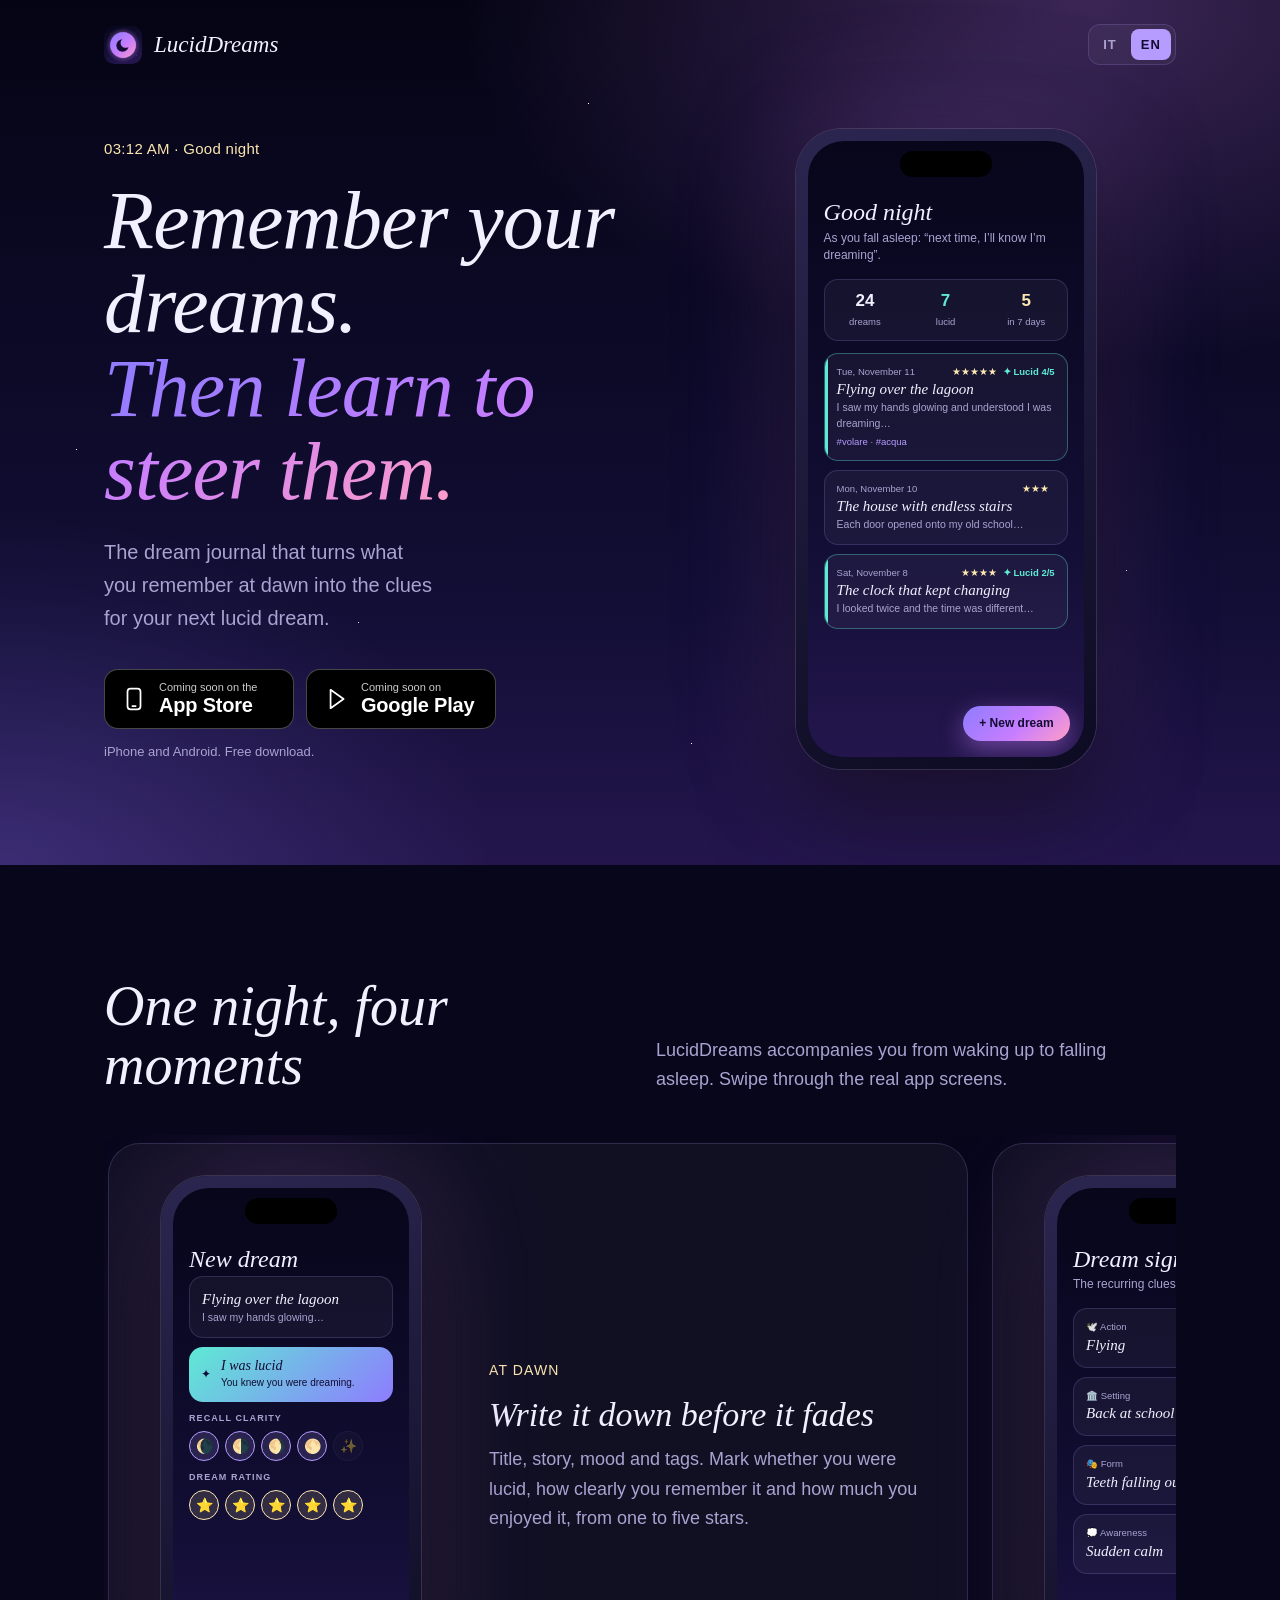
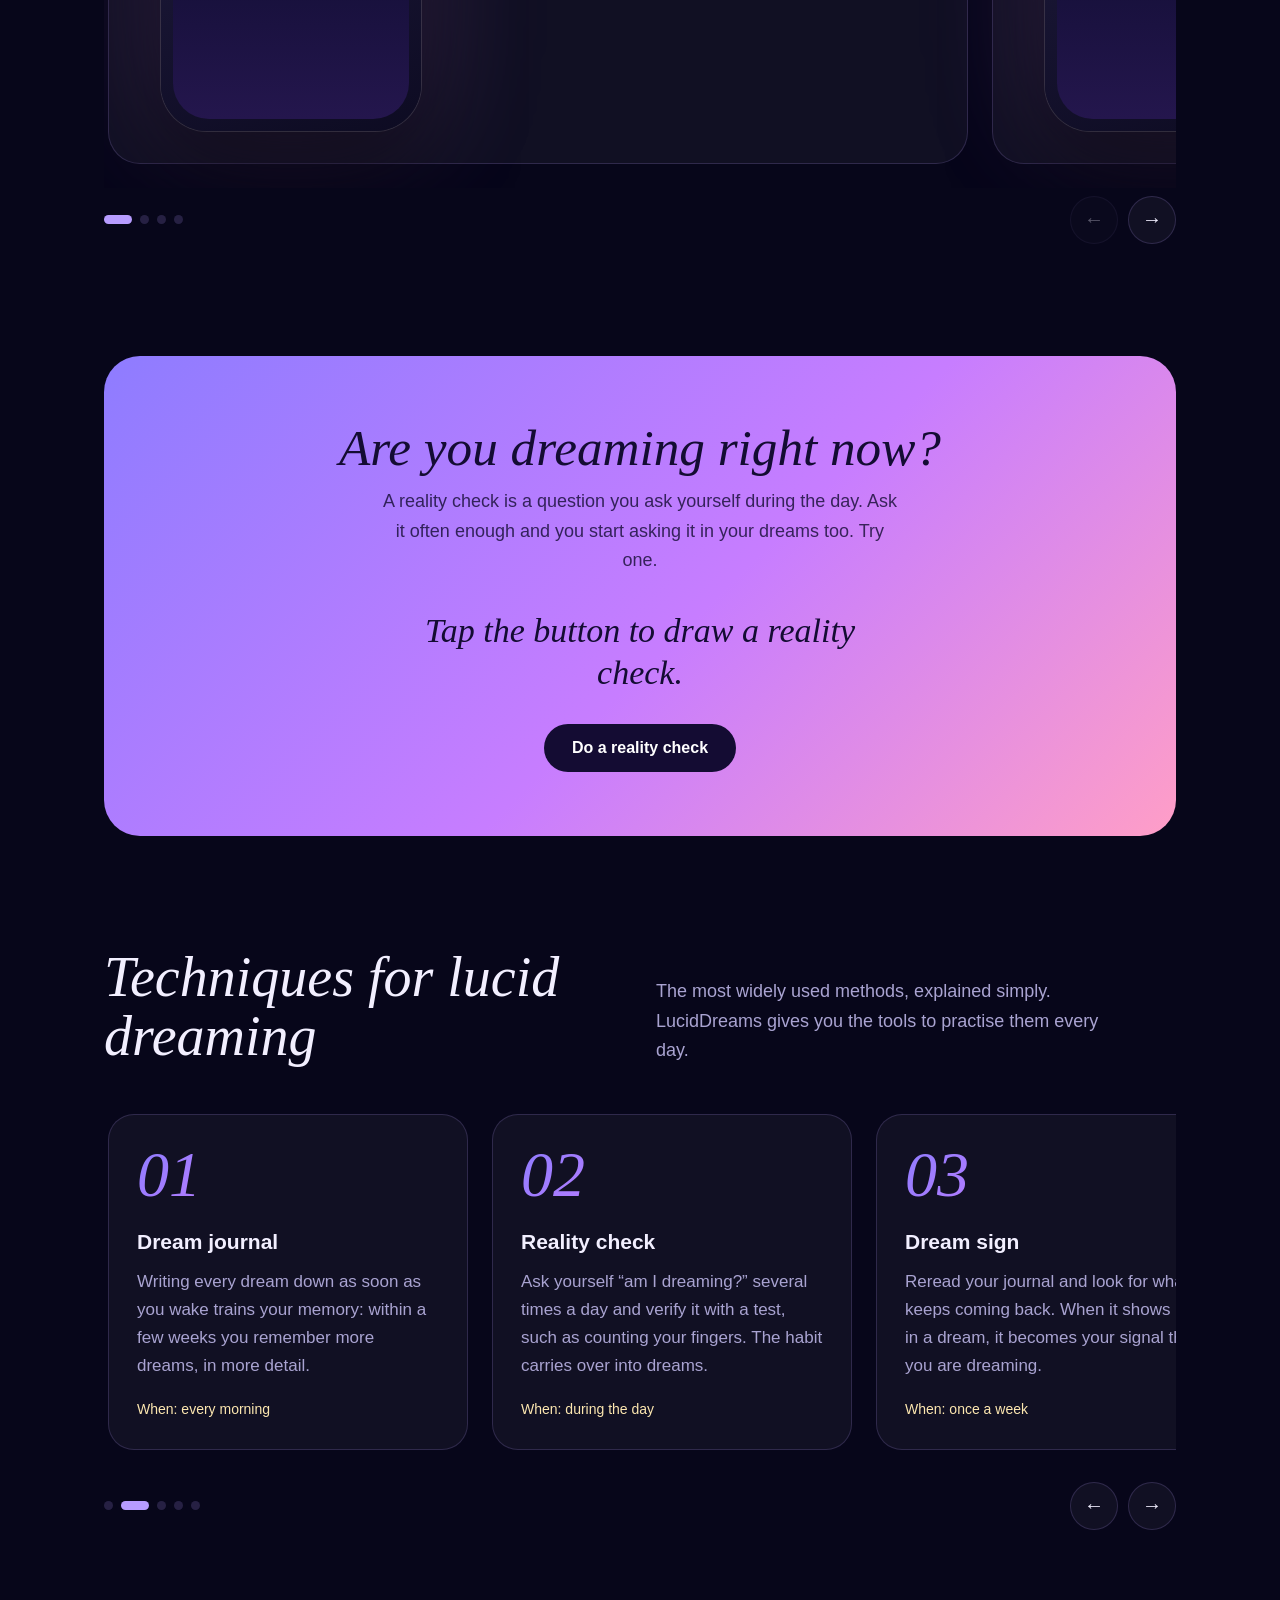
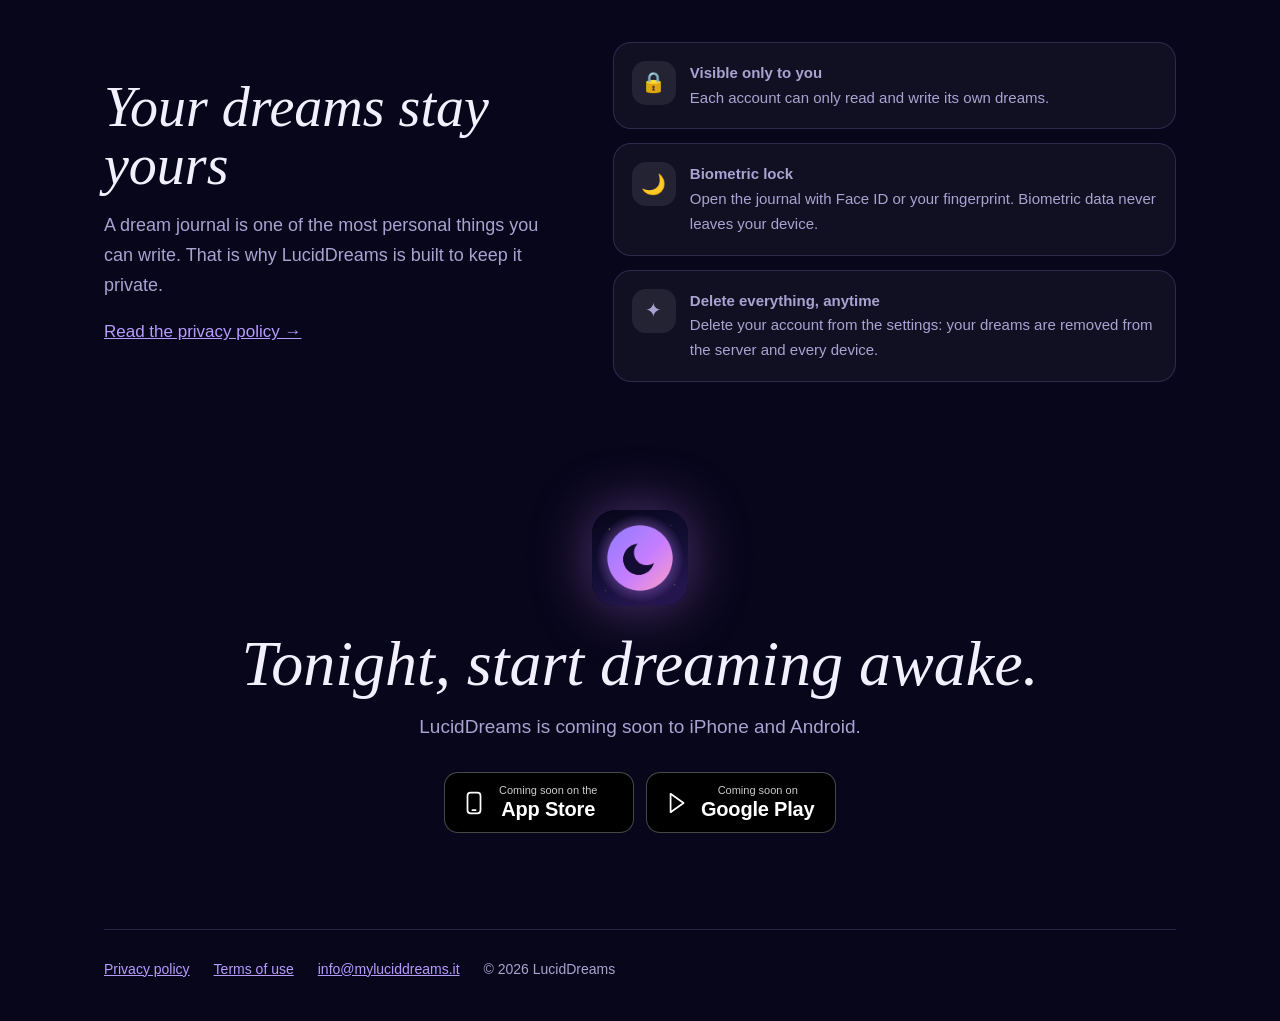
<file: index.html>
<!doctype html>
<html lang="it">
  <head>
    <meta charset="utf-8" />
    <meta name="viewport" content="width=device-width, initial-scale=1" />
    <title>LucidDreams — Diario dei sogni lucidi</title>
    <meta name="title-it" content="LucidDreams — Diario dei sogni lucidi" />
    <meta name="title-en" content="LucidDreams — Lucid dream journal" />
    <meta name="description" content="LucidDreams: il diario per ricordare i sogni e imparare a sognare in modo lucido. A journal to remember your dreams and learn lucid dreaming." />
    <meta name="theme-color" content="#07061a" />
    <link rel="icon" href="logo-120.png" />
    <link rel="stylesheet" href="style.css" />
  </head>
  <body>
    <div class="sky">
      <div class="wrap">
        <header class="site">
          <a class="brand" href="./"><img src="logo-120.png" alt="" /><span>LucidDreams</span></a>
          <nav class="lang" aria-label="Lingua / Language"><a href="?lang=it" data-set="it">IT</a><a href="?lang=en" data-set="en">EN</a></nav>
        </header>

        <section class="hero">
          <div>
            <p class="eyebrow-time"><span data-clock>--:--</span> · <span data-greeting>Buonanotte</span></p>
            <h1 data-lang="it">Ricorda i sogni.<br /><em>Poi impara a guidarli.</em></h1>
            <h1 data-lang="en" hidden>Remember your dreams.<br /><em>Then learn to steer them.</em></h1>
            <p class="lede" data-en="The dream journal that turns what you remember at dawn into the clues for your next lucid dream.">Il diario dei sogni che trasforma ciò che ricordi all’alba negli indizi del tuo prossimo sogno lucido.</p>
            <div class="stores">
              <a class="store" aria-disabled="true" role="link" data-store="ios">
                <svg viewBox="0 0 24 24" fill="none" stroke="currentColor" stroke-width="1.6" aria-hidden="true"><rect x="6" y="2.5" width="12" height="19" rx="2.8" /><path d="M10.5 18.5h3" stroke-linecap="round" /></svg>
                <span><small data-en="Coming soon on the">Presto su</small><strong>App Store</strong></span>
              </a>
              <a class="store" aria-disabled="true" role="link" data-store="android">
                <svg viewBox="0 0 24 24" fill="none" stroke="currentColor" stroke-width="1.6" aria-hidden="true"><path d="M7 3.5l12 8.5-12 8.5z" stroke-linejoin="round" /></svg>
                <span><small data-en="Coming soon on">Presto su</small><strong>Google Play</strong></span>
              </a>
            </div>
            <p class="stores-note" data-en="iPhone and Android. Free download.">Per iPhone e Android. Download gratuito.</p>
          </div>

          <div class="phone" aria-hidden="true">
            <div class="screen">
              <p class="s-title" data-greeting>Buonanotte</p>
              <p class="s-sub" data-greeting-sub>Mentre ti addormenti: “la prossima volta saprò di sognare”.</p>
              <div class="stats">
                <div><b>24</b><span data-en="dreams">sogni</span></div>
                <div><b style="color: var(--lucid)">7</b><span data-en="lucid">lucidi</span></div>
                <div><b style="color: var(--moon)">5</b><span data-en="in 7 days">in 7 giorni</span></div>
              </div>
              <div class="card lucid">
                <div class="row"><span data-en="Tue, November 11">mar 11 novembre</span><span class="stars">★★★★★</span><span class="badge" data-en="✦ Lucid 4/5">✦ Lucido 4/5</span></div>
                <h4 data-en="Flying over the lagoon">Il volo sulla laguna</h4>
                <p data-en="I saw my hands glowing and understood I was dreaming…">Ho visto le mie mani luminose e ho capito che stavo sognando…</p>
                <div class="tags">#volare · #acqua</div>
              </div>
              <div class="card">
                <div class="row"><span data-en="Mon, November 10">lun 10 novembre</span><span class="stars">★★★</span></div>
                <h4 data-en="The house with endless stairs">La casa dalle scale infinite</h4>
                <p data-en="Each door opened onto my old school…">Ogni porta si apriva sulla mia vecchia scuola…</p>
              </div>
              <div class="card lucid">
                <div class="row"><span data-en="Sat, November 8">sab 8 novembre</span><span class="stars">★★★★</span><span class="badge" data-en="✦ Lucid 2/5">✦ Lucido 2/5</span></div>
                <h4 data-en="The clock that kept changing">L’orologio che cambiava ora</h4>
                <p data-en="I looked twice and the time was different…">L’ho guardato due volte e l’ora era diversa…</p>
              </div>
              <span class="fab" data-en="+ New dream">+ Nuovo sogno</span>
            </div>
          </div>
        </section>
      </div>
    </div>

    <main class="wrap">
      <section class="section" id="app">
        <div class="section-head">
          <h2 data-en="One night, four moments">Una notte, quattro momenti</h2>
          <p data-en="LucidDreams accompanies you from waking up to falling asleep. Swipe through the real app screens.">LucidDreams ti accompagna dal risveglio all’addormentamento. Scorri le schermate reali dell’app.</p>
        </div>

        <div class="carousel" data-carousel>
          <div class="track">
            <article class="screen-slide">
              <div class="phone" aria-hidden="true">
                <div class="screen">
                  <p class="s-title" data-en="New dream">Nuovo sogno</p>
                  <div class="card"><h4 data-en="Flying over the lagoon">Il volo sulla laguna</h4><p data-en="I saw my hands glowing…">Ho visto le mie mani luminose…</p></div>
                  <div class="toggle"><span>✦</span><span><b data-en="I was lucid">Era un sogno lucido</b><small data-en="You knew you were dreaming.">Sapevi di stare sognando.</small></span></div>
                  <p class="label" data-en="Recall clarity">Nitidezza del ricordo</p>
                  <div class="moons"><i class="on">🌘</i><i class="on">🌗</i><i class="on">🌖</i><i class="on">🌕</i><i>✨</i></div>
                  <p class="label" data-en="Dream rating">Voto del sogno</p>
                  <div class="rating"><i class="on">⭐</i><i class="on">⭐</i><i class="on">⭐</i><i class="on">⭐</i><i class="on">⭐</i></div>
                </div>
              </div>
              <div>
                <p class="step" data-en="At dawn">All’alba</p>
                <h3 data-en="Write it down before it fades">Scrivilo prima che svanisca</h3>
                <p data-en="Title, story, mood and tags. Mark whether you were lucid, how clearly you remember it and how much you enjoyed it, from one to five stars.">Titolo, racconto, atmosfera e tag. Segna se eri lucido, quanto ricordi con chiarezza e quanto ti è piaciuto, da una a cinque stelle.</p>
              </div>
            </article>

            <article class="screen-slide">
              <div class="phone" aria-hidden="true">
                <div class="screen">
                  <p class="s-title" data-en="Dream signs">Dream sign</p>
                  <p class="s-sub" data-en="The recurring clues of your dreams.">Gli indizi ricorrenti dei tuoi sogni.</p>
                  <div class="card"><div class="row"><span data-en="🕊️ Action">🕊️ Azione</span><span>9</span></div><h4 data-en="Flying">Volare</h4></div>
                  <div class="card"><div class="row"><span data-en="🏛️ Setting">🏛️ Contesto</span><span>6</span></div><h4 data-en="Back at school">Tornare a scuola</h4></div>
                  <div class="card"><div class="row"><span data-en="🎭 Form">🎭 Forma</span><span>4</span></div><h4 data-en="Teeth falling out">Denti che cadono</h4></div>
                  <div class="card"><div class="row"><span data-en="💭 Awareness">💭 Consapevolezza</span><span>2</span></div><h4 data-en="Sudden calm">Calma improvvisa</h4></div>
                </div>
              </div>
              <div>
                <p class="step" data-en="During the day">Durante il giorno</p>
                <h3 data-en="Learn your dream signs">Riconosci i tuoi dream sign</h3>
                <p data-en="Actions, forms, settings and feelings that keep coming back. The app counts how many dreams each one appears in, so you know what to watch for.">Azioni, forme, luoghi e sensazioni che ritornano. L’app conta in quanti sogni compare ciascuno, così sai a cosa fare attenzione.</p>
              </div>
            </article>

            <article class="screen-slide">
              <div class="phone" aria-hidden="true">
                <div class="screen" style="padding-top: 70px">
                  <div class="notif"><div class="row"><span>LUCIDDREAMS</span><span>14:00</span></div><b>Reality check</b><span data-en="Look at your hands and count your fingers.">Guarda le tue mani e conta le dita.</span></div>
                  <div class="notif"><div class="row"><span>LUCIDDREAMS</span><span>18:00</span></div><b>Reality check</b><span data-en="Look at the clock twice. Is the time consistent?">Guarda l’orologio due volte. L’ora è coerente?</span></div>
                  <div class="notif"><div class="row"><span>LUCIDDREAMS</span><span>07:30</span></div><b data-en="What did you dream?">Cosa hai sognato?</b><span data-en="Write your dream down before it fades.">Scrivi il tuo sogno prima che svanisca.</span></div>
                </div>
              </div>
              <div>
                <p class="step" data-en="All day long">Per tutta la giornata</p>
                <h3 data-en="Reminders that build the habit">Promemoria che creano l’abitudine</h3>
                <p data-en="Up to eight daily reality checks at the times you choose, plus a morning reminder to fill in your journal. Everything is scheduled on your device.">Fino a otto reality check al giorno negli orari che scegli, più un promemoria al risveglio per il diario. Tutto programmato sul dispositivo.</p>
              </div>
            </article>

            <article class="screen-slide">
              <div class="phone" aria-hidden="true">
                <div class="screen">
                  <p class="s-title" data-en="Settings">Impostazioni</p>
                  <div class="card">
                    <div class="set-row"><span><span data-en="Biometric lock">Blocco con biometria</span><small>Face ID</small></span><span class="switch"></span></div>
                    <div class="set-row"><span><span data-en="Morning journal">Diario al risveglio</span><small>07:30</small></span><span class="switch"></span></div>
                    <div class="set-row"><span><span>Reality check</span><small>10:00 · 14:00 · 18:00</small></span><span class="switch"></span></div>
                  </div>
                  <p class="label" data-en="Language">Lingua</p>
                  <div class="chips"><span class="on">Italiano</span><span>English</span></div>
                  <p class="label" data-en="Sync">Sincronizzazione</p>
                  <div class="card"><p data-en="Last synced: just now">Ultima sincronizzazione: adesso</p></div>
                </div>
              </div>
              <div>
                <p class="step" data-en="At night">Di notte</p>
                <h3 data-en="Your journal, on every device">Il tuo diario, ovunque</h3>
                <p data-en="Dreams are saved on your phone first and work offline, then sync to your account. Sign in with email, Apple or Google.">I sogni si salvano prima sul telefono e funzionano offline, poi si sincronizzano con il tuo account. Accedi con email, Apple o Google.</p>
              </div>
            </article>
          </div>
          <div class="controls">
            <div class="dots"></div>
            <div class="arrows">
              <button type="button" data-prev aria-label="Indietro / Previous">←</button>
              <button type="button" data-next aria-label="Avanti / Next">→</button>
            </div>
          </div>
        </div>
      </section>

      <section class="check" aria-live="polite">
        <h2 data-en="Are you dreaming right now?">Stai sognando, adesso?</h2>
        <p class="intro" data-en="A reality check is a question you ask yourself during the day. Ask it often enough and you start asking it in your dreams too. Try one.">Un reality check è una domanda che ti fai durante il giorno. Se la ripeti abbastanza, inizi a fartela anche nei sogni. Provane uno.</p>
        <p class="check-out" data-check-out data-en="Tap the button to draw a reality check.">Tocca il pulsante per estrarre un reality check.</p>
        <button class="btn" type="button" data-check-btn data-en="Do a reality check">Fai un reality check</button>
      </section>

      <section class="section" id="tecniche">
        <div class="section-head">
          <h2 data-en="Techniques for lucid dreaming">Le tecniche per sognare lucido</h2>
          <p data-en="The most widely used methods, explained simply. LucidDreams gives you the tools to practise them every day.">I metodi più diffusi, spiegati in modo semplice. LucidDreams ti dà gli strumenti per praticarli ogni giorno.</p>
        </div>
        <div class="carousel" data-carousel>
          <div class="track">
            <article class="tech">
              <span class="mark">01</span>
              <h3 data-en="Dream journal">Diario dei sogni</h3>
              <p data-en="Writing every dream down as soon as you wake trains your memory: within a few weeks you remember more dreams, in more detail.">Scrivere ogni sogno appena sveglio allena la memoria: in poche settimane ricordi più sogni, con più dettagli.</p>
              <span class="when" data-en="When: every morning">Quando: ogni mattina</span>
            </article>
            <article class="tech">
              <span class="mark">02</span>
              <h3>Reality check</h3>
              <p data-en="Ask yourself “am I dreaming?” several times a day and verify it with a test, such as counting your fingers. The habit carries over into dreams.">Chiediti “sto sognando?” più volte al giorno e verificalo con un test, come contare le dita. L’abitudine passa nei sogni.</p>
              <span class="when" data-en="When: during the day">Quando: durante il giorno</span>
            </article>
            <article class="tech">
              <span class="mark">03</span>
              <h3>Dream sign</h3>
              <p data-en="Reread your journal and look for what keeps coming back. When it shows up in a dream, it becomes your signal that you are dreaming.">Rileggi il diario e cerca ciò che ritorna. Quando compare in un sogno, diventa il tuo segnale che stai sognando.</p>
              <span class="when" data-en="When: once a week">Quando: una volta a settimana</span>
            </article>
            <article class="tech">
              <span class="mark">04</span>
              <h3>MILD</h3>
              <p data-en="As you fall asleep, recall a recent dream and repeat the intention “next time, I’ll know I’m dreaming”, imagining yourself becoming lucid.">Mentre ti addormenti, ricorda un sogno recente e ripeti l’intenzione “la prossima volta saprò di sognare”, immaginando di diventare lucido.</p>
              <span class="when" data-en="When: as you fall asleep">Quando: all’addormentamento</span>
            </article>
            <article class="tech">
              <span class="mark">05</span>
              <h3>WBTB</h3>
              <p data-en="Wake Back To Bed: wake up after about five or six hours of sleep, stay awake a little while thinking about lucid dreaming, then go back to sleep.">Wake Back To Bed: svegliati dopo circa cinque o sei ore di sonno, resta sveglio poco tempo pensando ai sogni lucidi, poi torna a dormire.</p>
              <span class="when" data-en="When: in the second half of the night">Quando: nella seconda metà della notte</span>
            </article>
          </div>
          <div class="controls">
            <div class="dots"></div>
            <div class="arrows">
              <button type="button" data-prev aria-label="Indietro / Previous">←</button>
              <button type="button" data-next aria-label="Avanti / Next">→</button>
            </div>
          </div>
        </div>
      </section>

      <section class="section private" id="privacy">
        <div>
          <h2 data-en="Your dreams stay yours">I tuoi sogni restano tuoi</h2>
          <p data-en="A dream journal is one of the most personal things you can write. That is why LucidDreams is built to keep it private.">Un diario dei sogni è una delle cose più personali che si possano scrivere. Per questo LucidDreams è pensato per restare privato.</p>
          <a href="privacy.html" data-en="Read the privacy policy →">Leggi l’informativa privacy →</a>
        </div>
        <ul class="promises">
          <li><span class="ic">🔒</span><span><b data-en="Visible only to you">Visibili solo a te</b><span data-en="Each account can only read and write its own dreams.">Ogni account può leggere e scrivere solo i propri sogni.</span></span></li>
          <li><span class="ic">🌙</span><span><b data-en="Biometric lock">Blocco biometrico</b><span data-en="Open the journal with Face ID or your fingerprint. Biometric data never leaves your device.">Apri il diario con Face ID o impronta. I dati biometrici non lasciano mai il dispositivo.</span></span></li>
          <li><span class="ic">✦</span><span><b data-en="Delete everything, anytime">Cancella tutto, quando vuoi</b><span data-en="Delete your account from the settings: your dreams are removed from the server and every device.">Elimina l’account dalle impostazioni: i sogni vengono rimossi dal server e da ogni dispositivo.</span></span></li>
        </ul>
      </section>

      <section class="closing">
        <img src="logo-120.png" alt="" />
        <h2 data-en="Tonight, start dreaming awake.">Stanotte, inizia a sognare sveglio.</h2>
        <p data-en="LucidDreams is coming soon to iPhone and Android.">LucidDreams arriva presto su iPhone e Android.</p>
        <div class="stores">
          <a class="store" aria-disabled="true" role="link" data-store="ios">
            <svg viewBox="0 0 24 24" fill="none" stroke="currentColor" stroke-width="1.6" aria-hidden="true"><rect x="6" y="2.5" width="12" height="19" rx="2.8" /><path d="M10.5 18.5h3" stroke-linecap="round" /></svg>
            <span><small data-en="Coming soon on the">Presto su</small><strong>App Store</strong></span>
          </a>
          <a class="store" aria-disabled="true" role="link" data-store="android">
            <svg viewBox="0 0 24 24" fill="none" stroke="currentColor" stroke-width="1.6" aria-hidden="true"><path d="M7 3.5l12 8.5-12 8.5z" stroke-linejoin="round" /></svg>
            <span><small data-en="Coming soon on">Presto su</small><strong>Google Play</strong></span>
          </a>
        </div>
      </section>

      <footer class="site">
        <a href="privacy.html" data-en="Privacy policy">Informativa sulla privacy</a>
        <a href="terms.html" data-en="Terms of use">Termini di utilizzo</a>
        <a href="mailto:info@myluciddreams.it">info@myluciddreams.it</a>
        <span>© 2026 LucidDreams</span>
      </footer>
    </main>

    <script src="lang.js"></script>
    <script src="site.js"></script>
  </body>
</html>
</file>
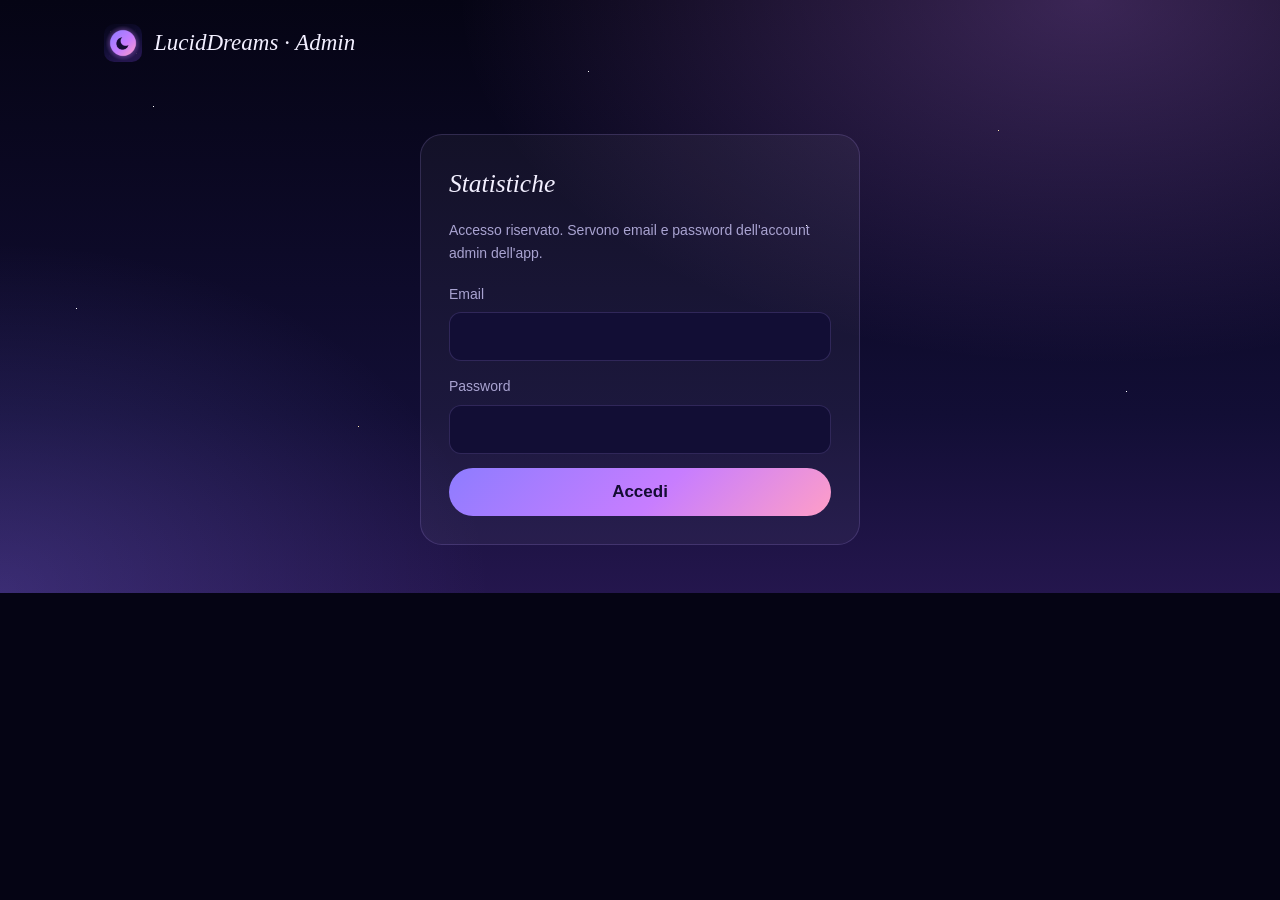
<file: admin.html>
<!doctype html>
<html lang="it">
  <head>
    <meta charset="utf-8" />
    <meta name="viewport" content="width=device-width, initial-scale=1" />
    <meta name="robots" content="noindex, nofollow" />
    <meta
      http-equiv="Content-Security-Policy"
      content="default-src 'none'; script-src 'self'; style-src 'self'; img-src 'self'; connect-src https://bryevlkcvkqfxatvdqvj.supabase.co; base-uri 'none'; form-action 'none'"
    />
    <meta name="referrer" content="no-referrer" />
    <title>LucidDreams — Statistiche (admin)</title>
    <link rel="icon" href="logo-120.png" />
    <link rel="stylesheet" href="style.css" />
    <link rel="stylesheet" href="admin.css" />
  </head>
  <body>
    <div class="sky">
      <div class="wrap">
        <header class="site">
          <a class="brand" href="./"><img src="logo-120.png" alt="" /><span>LucidDreams · Admin</span></a>
          <button id="logout" class="admin-btn" type="button" hidden>Esci</button>
        </header>

        <main>
          <section id="recovery" class="admin-card" hidden>
            <h1>Nuova password</h1>
            <p class="admin-muted">Scegli la password per l'account admin (almeno 12 caratteri, meglio una frase lunga e unica).</p>
            <form id="recovery-form" autocomplete="on">
              <label>Nuova password <input id="new-password" type="password" autocomplete="new-password" minlength="12" required /></label>
              <label>Ripeti la password <input id="new-password2" type="password" autocomplete="new-password" minlength="12" required /></label>
              <button class="admin-btn primary" type="submit">Imposta password</button>
            </form>
            <p id="recovery-error" class="admin-error" role="alert" hidden></p>
          </section>

          <section id="login" class="admin-card">
            <h1>Statistiche</h1>
            <p class="admin-muted">Accesso riservato. Servono email e password dell'account admin dell'app.</p>
            <form id="login-form" autocomplete="on">
              <label>Email <input id="email" type="email" autocomplete="username" required /></label>
              <label>Password <input id="password" type="password" autocomplete="current-password" required /></label>
              <button class="admin-btn primary" type="submit">Accedi</button>
            </form>
            <p id="login-ok" class="admin-ok" role="status" hidden></p>
            <p id="login-error" class="admin-error" role="alert" hidden></p>
          </section>

          <section id="dashboard" hidden>
            <div class="admin-head">
              <h1>Statistiche</h1>
              <div>
                <span id="generated" class="admin-muted"></span>
                <button id="refresh" class="admin-btn" type="button">Aggiorna</button>
              </div>
            </div>
            <p id="dash-error" class="admin-error" role="alert" hidden></p>

            <div id="totals" class="admin-grid"></div>

            <h2>Ultimi 14 giorni</h2>
            <div id="by-day" class="admin-days"></div>

            <h2>Segnalazioni aperte</h2>
            <p class="admin-muted">Le chat sono cifrate: contano solo i motivi e il testo scritto da chi segnala. Verifica e, se serve, sospendi l'account dalla dashboard Supabase.</p>
            <p id="reports-empty" class="admin-muted" hidden>Nessuna segnalazione aperta.</p>
            <div id="reports-wrap" class="admin-scroll" hidden>
              <table id="reports">
                <thead>
                  <tr>
                    <th>Data</th>
                    <th>Segnalato</th>
                    <th class="num">Totale ricevute</th>
                    <th>Motivo</th>
                    <th>Dettagli</th>
                    <th>Segnalato da</th>
                    <th></th>
                  </tr>
                </thead>
                <tbody></tbody>
              </table>
            </div>

            <h2>Utenti</h2>
            <p class="admin-muted">Solo conteggi: i contenuti dei sogni non sono accessibili (con la cifratura il server non li può leggere).</p>
            <div class="admin-scroll">
              <table id="users">
                <thead>
                  <tr>
                    <th>Utente</th>
                    <th class="num">Sogni</th>
                    <th class="num">Dream sign</th>
                    <th class="num">Condivisi (fatti)</th>
                    <th class="num">Condivisi (ricevuti)</th>
                    <th>Cifratura</th>
                    <th>Ultima attività</th>
                    <th>Iscritto</th>
                  </tr>
                </thead>
                <tbody></tbody>
              </table>
            </div>
          </section>
        </main>
      </div>
    </div>
    <script src="admin.js"></script>
  </body>
</html>
</file>
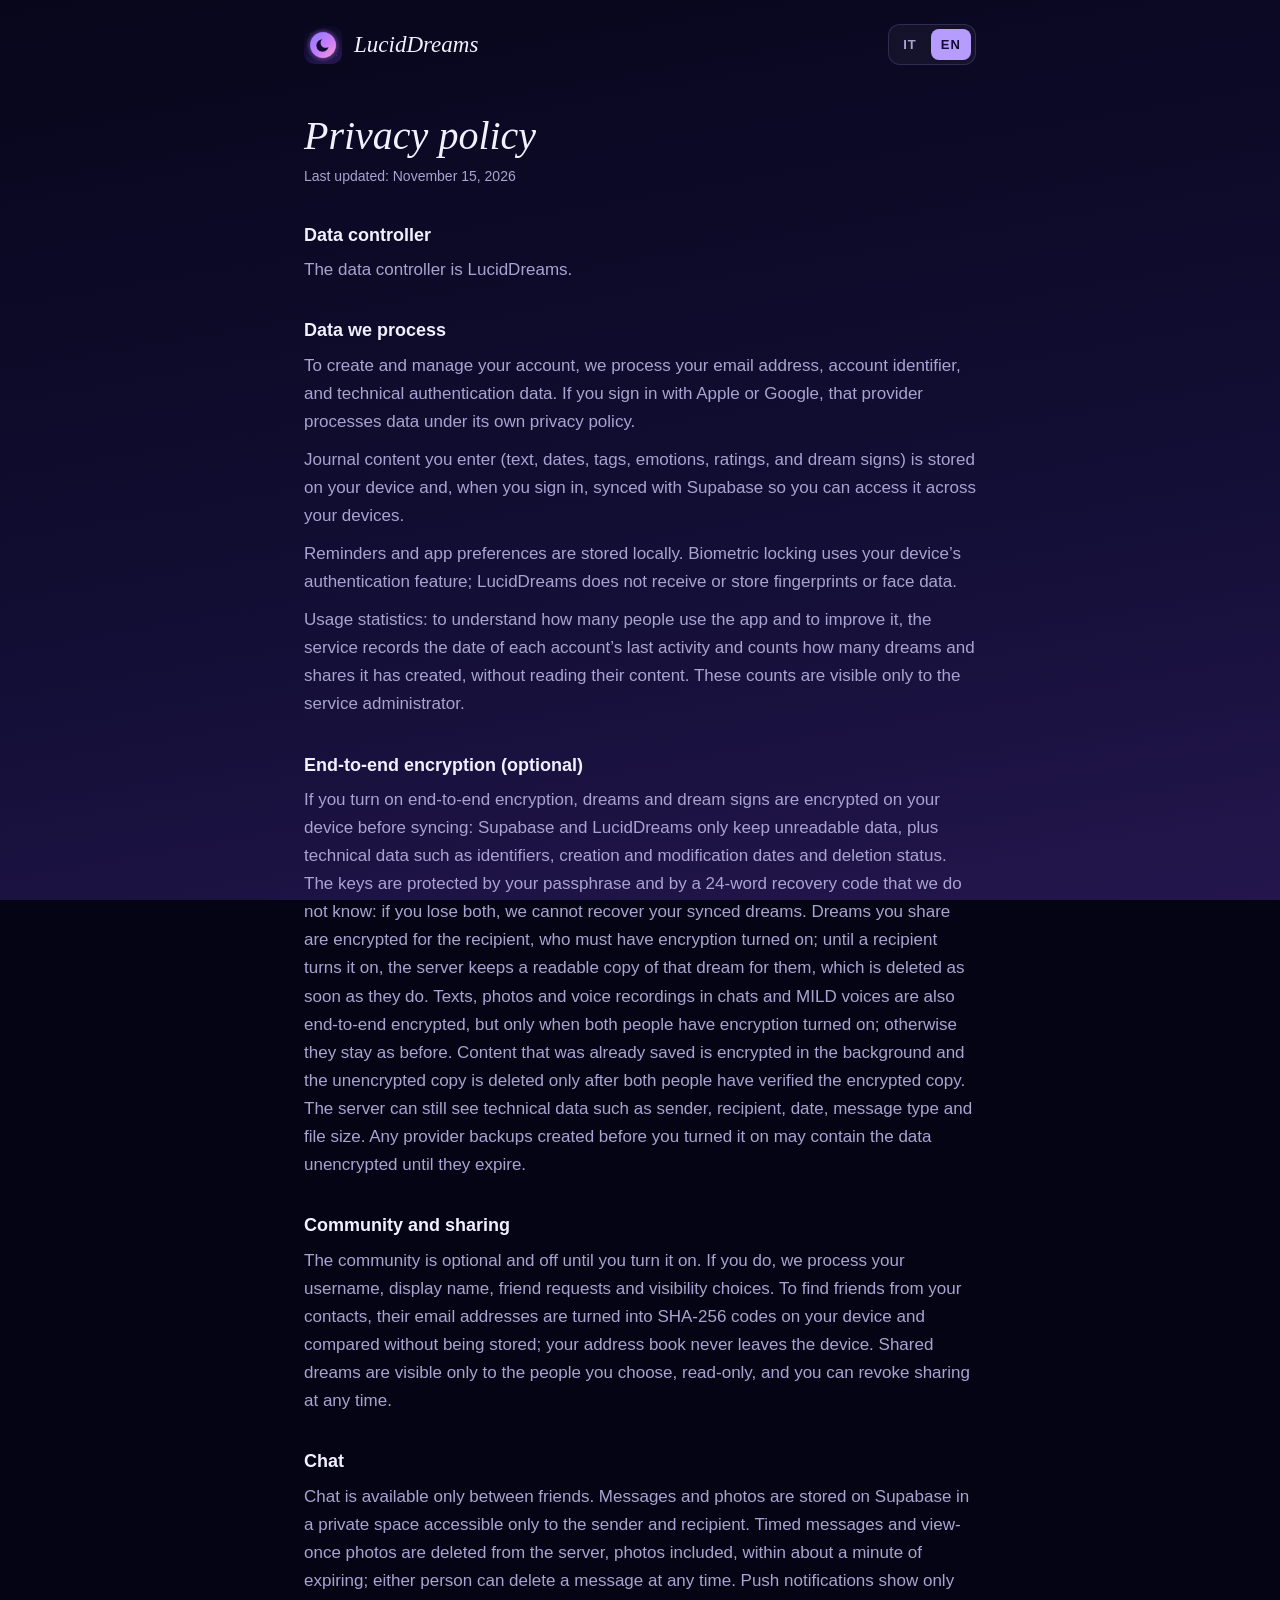
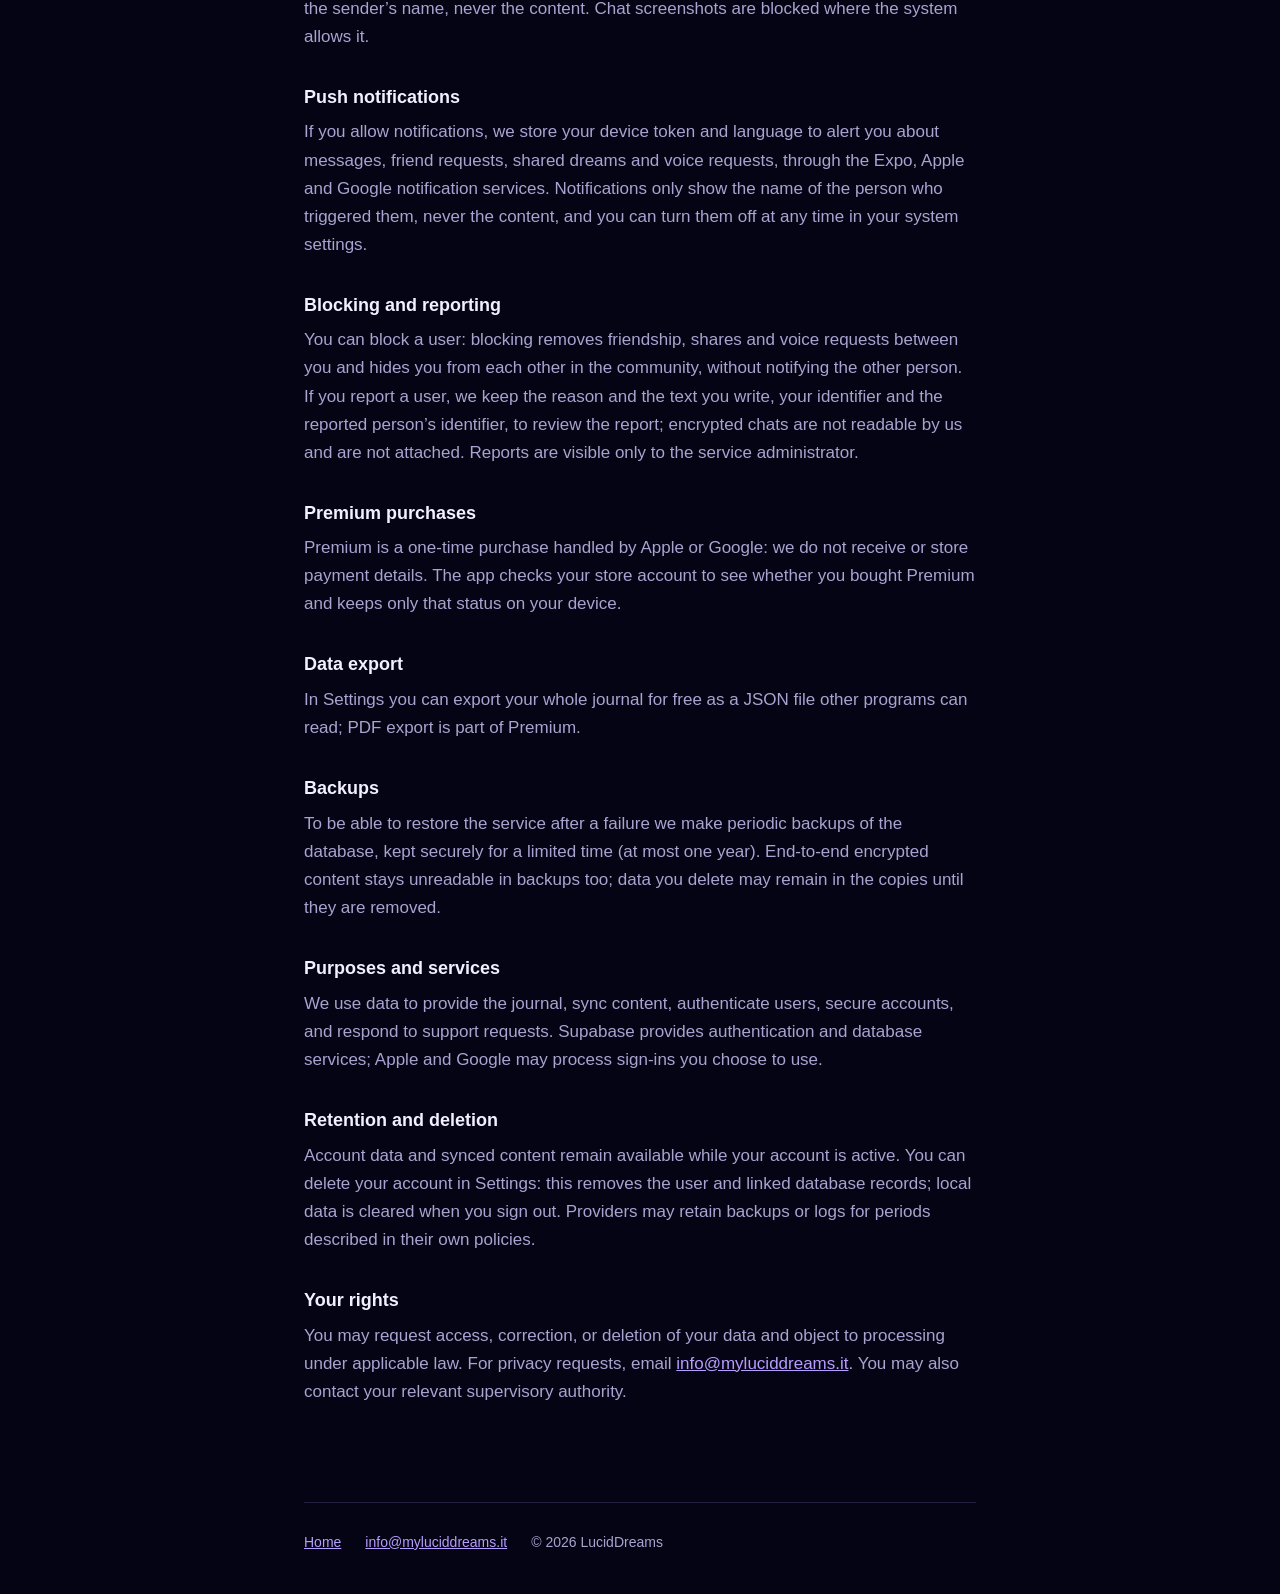
<file: privacy.html>
<!doctype html>
<html lang="it">
  <head>
    <meta charset="utf-8" />
    <meta name="viewport" content="width=device-width, initial-scale=1" />
    <title>Informativa sulla privacy — LucidDreams</title>
    <meta name="title-it" content="Informativa sulla privacy — LucidDreams" />
    <meta name="title-en" content="Privacy policy — LucidDreams" />
    <link rel="icon" href="logo-120.png" />
    <link rel="stylesheet" href="style.css" />
  </head>
  <body class="privacy">
    <div class="doc">
      <header class="site">
        <a class="brand" href="./"><img src="logo-120.png" alt="" /><span>LucidDreams</span></a>
        <nav class="lang"><a href="?lang=it" data-set="it">IT</a><a href="?lang=en" data-set="en">EN</a></nav>
      </header>

      <main data-lang="it">
        <h1 class="page">Informativa sulla privacy</h1>
        <p class="updated">Ultimo aggiornamento: 15 novembre 2026</p>

        <section>
          <h2>Titolare del trattamento</h2>
          <p>Il titolare del trattamento è LucidDreams.</p>
        </section>
        <section>
          <h2>Dati trattati</h2>
          <p>Per creare e gestire l’account trattiamo l’indirizzo email, l’identificativo dell’account e i dati tecnici necessari all’autenticazione. Se accedi con Apple o Google, il relativo provider tratta i dati secondo la propria informativa.</p>
          <p>I contenuti che inserisci nel diario (testi, date, tag, emozioni, valutazioni e dream sign) sono salvati sul dispositivo e, se accedi a un account, sincronizzati con Supabase per consentirti di recuperarli sui tuoi dispositivi.</p>
          <p>Promemoria e preferenze dell’app sono conservati localmente. Il blocco biometrico usa la funzione di autenticazione del dispositivo: LucidDreams non riceve né conserva impronte o dati del volto.</p>
          <p>Statistiche d’uso: per capire quanti utenti usano l’app e migliorarla, il servizio registra la data dell’ultima attività di ogni account e conta quanti sogni e quante condivisioni ha creato, senza leggerne il contenuto. Questi conteggi sono visibili solo all’amministratore del servizio.</p>
        </section>
        <section>
          <h2>Cifratura end-to-end (facoltativa)</h2>
          <p>Se attivi la cifratura end-to-end, sogni e dream sign vengono cifrati sul tuo dispositivo prima di essere sincronizzati: Supabase e LucidDreams conservano solo dati illeggibili, più dati tecnici come identificativi, data di creazione e di modifica e stato di cancellazione. Le chiavi sono protette dalla tua passphrase e da un codice di recupero di 24 parole che noi non conosciamo: se perdi entrambi non possiamo recuperare i tuoi sogni sincronizzati. I sogni che condividi sono cifrati per il destinatario, che deve avere la cifratura attiva; finché un destinatario non la attiva, il server conserva per lui una copia leggibile di quel sogno, che viene eliminata appena la attiva. Anche testi, foto e registrazioni vocali della chat e delle voci per il MILD sono cifrati end-to-end, ma solo quando entrambe le persone hanno la cifratura attiva; altrimenti restano come prima. I contenuti già salvati vengono cifrati in background e la copia in chiaro viene eliminata solo dopo che entrambe le persone hanno verificato la copia cifrata. Restano visibili al server dati tecnici come mittente, destinatario, data, tipo di messaggio e dimensione dei file. Eventuali copie di backup dei fornitori create prima dell’attivazione possono contenere i dati in chiaro fino alla loro scadenza.</p>
        </section>
        <section>
          <h2>Community e condivisione</h2>
          <p>La community è facoltativa e disattivata finché non la attivi. Se la attivi trattiamo il nome utente, il nome visualizzato, le richieste di amicizia e le tue scelte di visibilità. Per trovare amici dalla rubrica, le email dei contatti vengono trasformate sul dispositivo in codici SHA-256 e confrontate senza essere salvate; la rubrica non lascia mai il dispositivo. I sogni condivisi sono visibili solo alle persone che scegli, in sola lettura, e puoi revocare la condivisione in qualsiasi momento.</p>
        </section>
        <section>
          <h2>Chat</h2>
          <p>La chat è disponibile solo tra amici. Messaggi e foto sono conservati su Supabase in uno spazio privato accessibile solo a mittente e destinatario. I messaggi a tempo e le foto da vedere una volta vengono cancellati dal server, foto comprese, entro circa un minuto dalla scadenza; chiunque dei due può eliminare un messaggio in qualsiasi momento. Le notifiche push mostrano solo il nome del mittente, mai il contenuto. Gli screenshot della chat sono bloccati dove il sistema lo consente.</p>
        </section>
        <section>
          <h2>Notifiche push</h2>
          <p>Se consenti le notifiche, conserviamo il token del tuo dispositivo e la lingua per avvisarti di messaggi, richieste di amicizia, sogni condivisi e richieste di voce, tramite i servizi di notifica di Expo, Apple e Google. Le notifiche mostrano solo il nome di chi le ha generate, mai il contenuto, e puoi disattivarle in qualsiasi momento dalle impostazioni del sistema.</p>
        </section>
        <section>
          <h2>Blocco e segnalazione</h2>
          <p>Puoi bloccare un utente: il blocco rimuove tra voi amicizia, condivisioni e richieste di voce e vi nasconde a vicenda nella community, senza avvisare l’altra persona. Se segnali un utente conserviamo il motivo e il testo che scrivi, il tuo identificativo e quello della persona segnalata, per valutare la segnalazione; le chat cifrate non sono leggibili da noi e non vengono allegate. Le segnalazioni sono visibili solo all’amministratore del servizio.</p>
        </section>
        <section>
          <h2>Acquisti Premium</h2>
          <p>Premium è un acquisto unico gestito da Apple o Google: non riceviamo né conserviamo i dati di pagamento. L’app legge dal tuo account dello store se hai acquistato Premium e conserva sul dispositivo solo questo stato.</p>
        </section>
        <section>
          <h2>Esportazione dei dati</h2>
          <p>Dalle impostazioni puoi esportare gratuitamente tutto il tuo diario in un file JSON leggibile da altri programmi; l’esportazione in PDF fa parte di Premium.</p>
        </section>
        <section>
          <h2>Copie di backup</h2>
          <p>Per poter ripristinare il servizio in caso di guasto facciamo copie di backup periodiche del database, conservate in modo protetto per un periodo limitato (al massimo un anno). I contenuti cifrati end-to-end restano illeggibili anche nei backup; i dati che cancelli possono restare nelle copie fino alla loro eliminazione.</p>
        </section>
        <section>
          <h2>Finalità e servizi</h2>
          <p>Usiamo i dati per fornire il diario, sincronizzare i contenuti, autenticare l’utente, proteggere l’account e gestire le richieste di assistenza. Supabase fornisce autenticazione e database; Apple e Google possono gestire l’accesso scelto dall’utente.</p>
        </section>
        <section>
          <h2>Conservazione e cancellazione</h2>
          <p>I dati dell’account e i contenuti sincronizzati restano disponibili finché l’account è attivo. Puoi eliminare l’account dalle impostazioni: la richiesta elimina l’utente e i dati collegati nel database; i dati locali vengono rimossi quando esci dall’account. I fornitori possono conservare copie di backup o log per i tempi descritti nelle proprie informative.</p>
        </section>
        <section>
          <h2>I tuoi diritti</h2>
          <p>Puoi richiedere accesso, rettifica o cancellazione dei dati e opporti ai trattamenti previsti dalla normativa applicabile. Per le richieste privacy scrivi a <a href="mailto:info@myluciddreams.it">info@myluciddreams.it</a>. Puoi inoltre rivolgerti all’autorità di controllo competente.</p>
        </section>
      </main>

      <main data-lang="en" hidden>
        <h1 class="page">Privacy policy</h1>
        <p class="updated">Last updated: November 15, 2026</p>

        <section>
          <h2>Data controller</h2>
          <p>The data controller is LucidDreams.</p>
        </section>
        <section>
          <h2>Data we process</h2>
          <p>To create and manage your account, we process your email address, account identifier, and technical authentication data. If you sign in with Apple or Google, that provider processes data under its own privacy policy.</p>
          <p>Journal content you enter (text, dates, tags, emotions, ratings, and dream signs) is stored on your device and, when you sign in, synced with Supabase so you can access it across your devices.</p>
          <p>Reminders and app preferences are stored locally. Biometric locking uses your device’s authentication feature; LucidDreams does not receive or store fingerprints or face data.</p>
          <p>Usage statistics: to understand how many people use the app and to improve it, the service records the date of each account’s last activity and counts how many dreams and shares it has created, without reading their content. These counts are visible only to the service administrator.</p>
        </section>
        <section>
          <h2>End-to-end encryption (optional)</h2>
          <p>If you turn on end-to-end encryption, dreams and dream signs are encrypted on your device before syncing: Supabase and LucidDreams only keep unreadable data, plus technical data such as identifiers, creation and modification dates and deletion status. The keys are protected by your passphrase and by a 24-word recovery code that we do not know: if you lose both, we cannot recover your synced dreams. Dreams you share are encrypted for the recipient, who must have encryption turned on; until a recipient turns it on, the server keeps a readable copy of that dream for them, which is deleted as soon as they do. Texts, photos and voice recordings in chats and MILD voices are also end-to-end encrypted, but only when both people have encryption turned on; otherwise they stay as before. Content that was already saved is encrypted in the background and the unencrypted copy is deleted only after both people have verified the encrypted copy. The server can still see technical data such as sender, recipient, date, message type and file size. Any provider backups created before you turned it on may contain the data unencrypted until they expire.</p>
        </section>
        <section>
          <h2>Community and sharing</h2>
          <p>The community is optional and off until you turn it on. If you do, we process your username, display name, friend requests and visibility choices. To find friends from your contacts, their email addresses are turned into SHA-256 codes on your device and compared without being stored; your address book never leaves the device. Shared dreams are visible only to the people you choose, read-only, and you can revoke sharing at any time.</p>
        </section>
        <section>
          <h2>Chat</h2>
          <p>Chat is available only between friends. Messages and photos are stored on Supabase in a private space accessible only to the sender and recipient. Timed messages and view-once photos are deleted from the server, photos included, within about a minute of expiring; either person can delete a message at any time. Push notifications show only the sender’s name, never the content. Chat screenshots are blocked where the system allows it.</p>
        </section>
        <section>
          <h2>Push notifications</h2>
          <p>If you allow notifications, we store your device token and language to alert you about messages, friend requests, shared dreams and voice requests, through the Expo, Apple and Google notification services. Notifications only show the name of the person who triggered them, never the content, and you can turn them off at any time in your system settings.</p>
        </section>
        <section>
          <h2>Blocking and reporting</h2>
          <p>You can block a user: blocking removes friendship, shares and voice requests between you and hides you from each other in the community, without notifying the other person. If you report a user, we keep the reason and the text you write, your identifier and the reported person’s identifier, to review the report; encrypted chats are not readable by us and are not attached. Reports are visible only to the service administrator.</p>
        </section>
        <section>
          <h2>Premium purchases</h2>
          <p>Premium is a one-time purchase handled by Apple or Google: we do not receive or store payment details. The app checks your store account to see whether you bought Premium and keeps only that status on your device.</p>
        </section>
        <section>
          <h2>Data export</h2>
          <p>In Settings you can export your whole journal for free as a JSON file other programs can read; PDF export is part of Premium.</p>
        </section>
        <section>
          <h2>Backups</h2>
          <p>To be able to restore the service after a failure we make periodic backups of the database, kept securely for a limited time (at most one year). End-to-end encrypted content stays unreadable in backups too; data you delete may remain in the copies until they are removed.</p>
        </section>
        <section>
          <h2>Purposes and services</h2>
          <p>We use data to provide the journal, sync content, authenticate users, secure accounts, and respond to support requests. Supabase provides authentication and database services; Apple and Google may process sign-ins you choose to use.</p>
        </section>
        <section>
          <h2>Retention and deletion</h2>
          <p>Account data and synced content remain available while your account is active. You can delete your account in Settings: this removes the user and linked database records; local data is cleared when you sign out. Providers may retain backups or logs for periods described in their own policies.</p>
        </section>
        <section>
          <h2>Your rights</h2>
          <p>You may request access, correction, or deletion of your data and object to processing under applicable law. For privacy requests, email <a href="mailto:info@myluciddreams.it">info@myluciddreams.it</a>. You may also contact your relevant supervisory authority.</p>
        </section>
      </main>

      <footer class="site">
        <a href="./" data-lang="it">Home</a>
        <a href="./" data-lang="en" hidden>Home</a>
        <a href="mailto:info@myluciddreams.it">info@myluciddreams.it</a>
        <span>© 2026 LucidDreams</span>
      </footer>
    </div>
    <script src="lang.js"></script>
  </body>
</html>
</file>
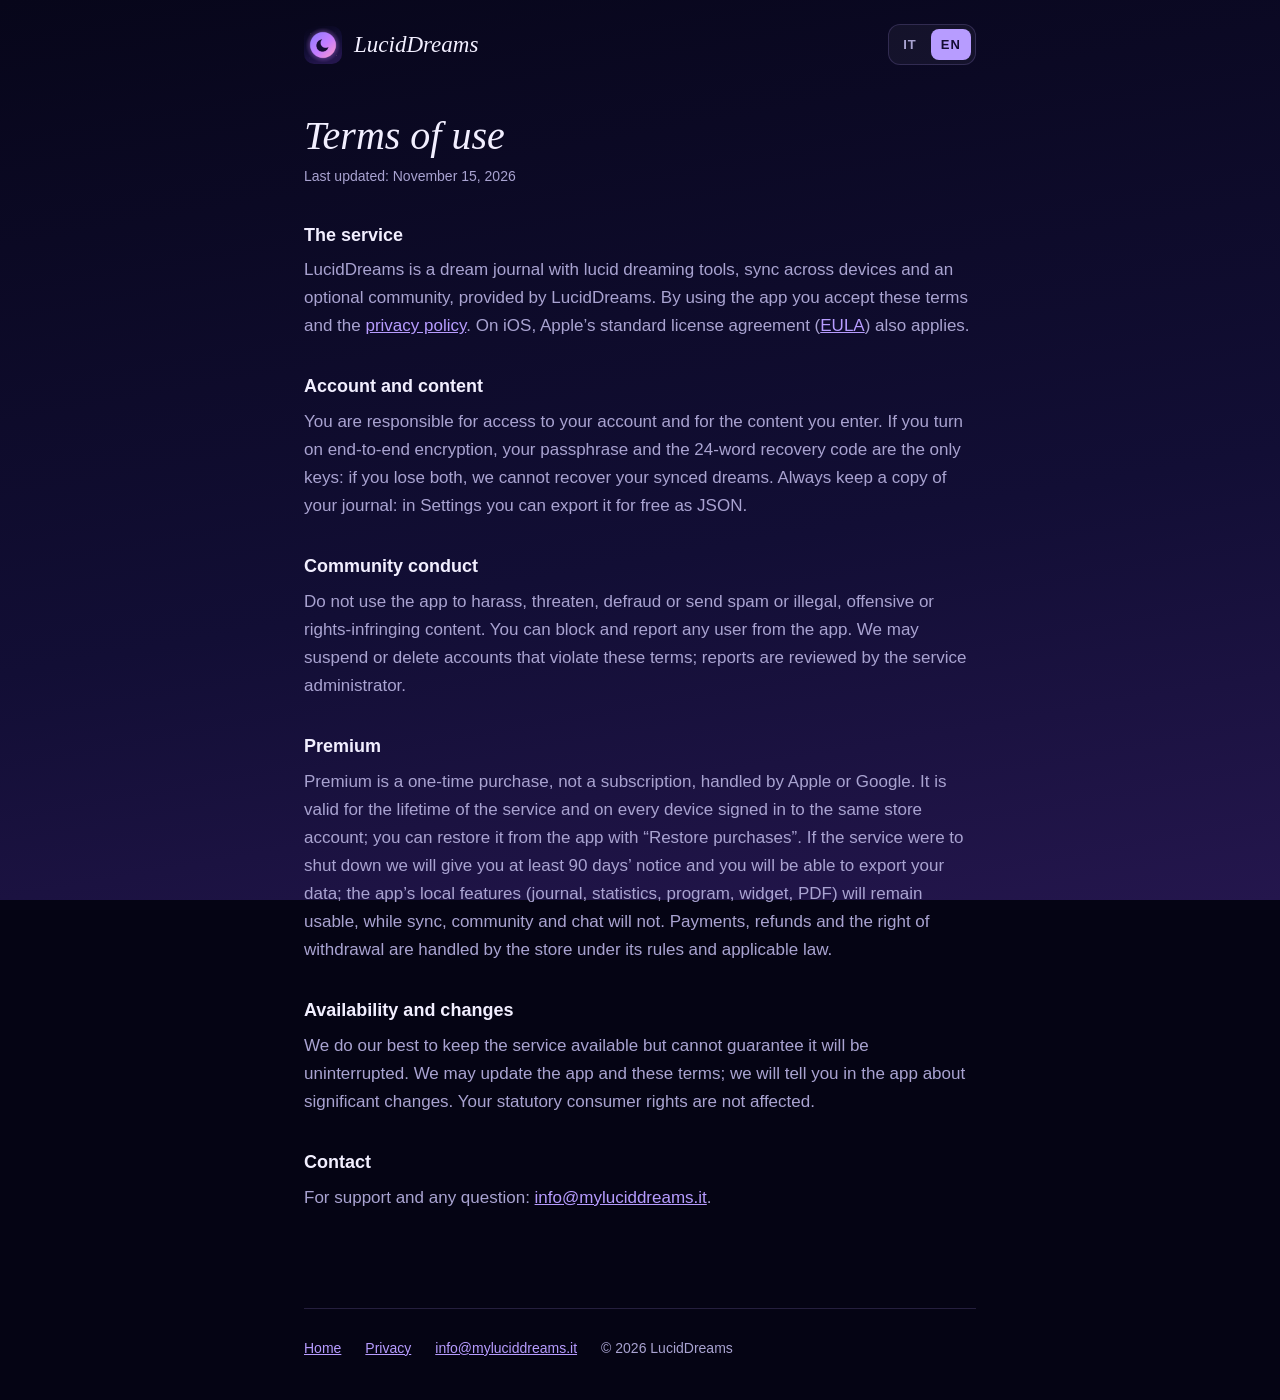
<file: terms.html>
<!doctype html>
<html lang="it">
  <head>
    <meta charset="utf-8" />
    <meta name="viewport" content="width=device-width, initial-scale=1" />
    <title>Termini di utilizzo — LucidDreams</title>
    <meta name="title-it" content="Termini di utilizzo — LucidDreams" />
    <meta name="title-en" content="Terms of use — LucidDreams" />
    <link rel="icon" href="logo-120.png" />
    <link rel="stylesheet" href="style.css" />
  </head>
  <body class="privacy">
    <div class="doc">
      <header class="site">
        <a class="brand" href="./"><img src="logo-120.png" alt="" /><span>LucidDreams</span></a>
        <nav class="lang"><a href="?lang=it" data-set="it">IT</a><a href="?lang=en" data-set="en">EN</a></nav>
      </header>

      <main data-lang="it">
        <h1 class="page">Termini di utilizzo</h1>
        <p class="updated">Ultimo aggiornamento: 15 novembre 2026</p>

        <section>
          <h2>Il servizio</h2>
          <p>LucidDreams è un diario dei sogni con strumenti per il sogno lucido, sincronizzazione tra dispositivi e una community facoltativa, fornito da LucidDreams. Usando l’app accetti questi termini e l’<a href="privacy.html">informativa sulla privacy</a>. Su iOS si applica anche il contratto di licenza standard di Apple (<a href="https://www.apple.com/legal/internet-services/itunes/dev/stdeula/">EULA</a>).</p>
        </section>
        <section>
          <h2>Account e contenuti</h2>
          <p>Sei responsabile dell’accesso al tuo account e dei contenuti che inserisci. Se attivi la cifratura end-to-end, la tua passphrase e il codice di recupero di 24 parole sono le uniche chiavi: se li perdi entrambi non possiamo recuperare i tuoi sogni sincronizzati. Conserva sempre una copia del diario: dalle impostazioni puoi esportarlo gratuitamente in JSON.</p>
        </section>
        <section>
          <h2>Comportamento nella community</h2>
          <p>Non usare l’app per molestare, minacciare, truffare o inviare spam o contenuti illegali, offensivi o che violano diritti altrui. Puoi bloccare e segnalare qualsiasi utente dall’app. Possiamo sospendere o eliminare gli account che violano questi termini; le segnalazioni sono esaminate dall’amministratore del servizio.</p>
        </section>
        <section>
          <h2>Premium</h2>
          <p>Premium è un acquisto unico, non un abbonamento, gestito da Apple o Google. È valido per tutta la durata del servizio e su tutti i dispositivi dello stesso account dello store; puoi ripristinarlo dall’app con “Ripristina acquisti”. Se il servizio dovesse chiudere ti avviseremo con almeno 90 giorni di preavviso e potrai esportare i tuoi dati; le funzioni locali dell’app (diario, statistiche, programma, widget, PDF) resteranno utilizzabili, mentre sincronizzazione, community e chat no. Pagamenti, rimborsi e diritto di recesso sono gestiti dallo store secondo le sue regole e la legge applicabile.</p>
        </section>
        <section>
          <h2>Disponibilità e modifiche</h2>
          <p>Facciamo il possibile perché il servizio sia sempre disponibile, ma non possiamo garantire assenza di interruzioni. Possiamo aggiornare l’app e questi termini; in caso di modifiche rilevanti ti avviseremo nell’app. Restano ferme le tutele che la legge riconosce ai consumatori.</p>
        </section>
        <section>
          <h2>Contatti</h2>
          <p>Per assistenza e per qualsiasi domanda: <a href="mailto:info@myluciddreams.it">info@myluciddreams.it</a>.</p>
        </section>
      </main>

      <main data-lang="en" hidden>
        <h1 class="page">Terms of use</h1>
        <p class="updated">Last updated: November 15, 2026</p>

        <section>
          <h2>The service</h2>
          <p>LucidDreams is a dream journal with lucid dreaming tools, sync across devices and an optional community, provided by LucidDreams. By using the app you accept these terms and the <a href="privacy.html">privacy policy</a>. On iOS, Apple’s standard license agreement (<a href="https://www.apple.com/legal/internet-services/itunes/dev/stdeula/">EULA</a>) also applies.</p>
        </section>
        <section>
          <h2>Account and content</h2>
          <p>You are responsible for access to your account and for the content you enter. If you turn on end-to-end encryption, your passphrase and the 24-word recovery code are the only keys: if you lose both, we cannot recover your synced dreams. Always keep a copy of your journal: in Settings you can export it for free as JSON.</p>
        </section>
        <section>
          <h2>Community conduct</h2>
          <p>Do not use the app to harass, threaten, defraud or send spam or illegal, offensive or rights-infringing content. You can block and report any user from the app. We may suspend or delete accounts that violate these terms; reports are reviewed by the service administrator.</p>
        </section>
        <section>
          <h2>Premium</h2>
          <p>Premium is a one-time purchase, not a subscription, handled by Apple or Google. It is valid for the lifetime of the service and on every device signed in to the same store account; you can restore it from the app with “Restore purchases”. If the service were to shut down we will give you at least 90 days’ notice and you will be able to export your data; the app’s local features (journal, statistics, program, widget, PDF) will remain usable, while sync, community and chat will not. Payments, refunds and the right of withdrawal are handled by the store under its rules and applicable law.</p>
        </section>
        <section>
          <h2>Availability and changes</h2>
          <p>We do our best to keep the service available but cannot guarantee it will be uninterrupted. We may update the app and these terms; we will tell you in the app about significant changes. Your statutory consumer rights are not affected.</p>
        </section>
        <section>
          <h2>Contact</h2>
          <p>For support and any question: <a href="mailto:info@myluciddreams.it">info@myluciddreams.it</a>.</p>
        </section>
      </main>

      <footer class="site">
        <a href="./" data-lang="it">Home</a>
        <a href="./" data-lang="en" hidden>Home</a>
        <a href="privacy.html" data-lang="it">Privacy</a>
        <a href="privacy.html" data-lang="en" hidden>Privacy</a>
        <a href="mailto:info@myluciddreams.it">info@myluciddreams.it</a>
        <span>© 2026 LucidDreams</span>
      </footer>
    </div>
    <script src="lang.js"></script>
  </body>
</html>
</file>
<file: style.css>
:root {
  --night-0: #050414;
  --night-1: #07061a;
  --night-2: #120e35;
  --night-3: #24164d;
  --surface: rgba(255, 255, 255, 0.045);
  --surface-2: rgba(255, 255, 255, 0.08);
  --border: rgba(183, 156, 255, 0.18);
  --text: #f2efff;
  --muted: #a9a3d1;
  --primary: #b79cff;
  --primary-ink: #140c33;
  --lucid: #5eead4;
  --moon: #fde7b0;
  --aurora: linear-gradient(135deg, #8e7cff 0%, #c77dff 55%, #ff9ec7 100%);
  --serif: Georgia, "Times New Roman", serif;
  --sans: -apple-system, BlinkMacSystemFont, "Segoe UI", Roboto, Helvetica, Arial, sans-serif;
  --radius: 22px;
}

* { box-sizing: border-box; }
html { background: var(--night-0); scroll-behavior: smooth; }
body {
  margin: 0;
  color: var(--text);
  font: 17px/1.65 var(--sans);
  background: var(--night-1);
  -webkit-font-smoothing: antialiased;
}
img { max-width: 100%; display: block; }
a { color: var(--primary); }
:focus-visible { outline: 2px solid var(--primary); outline-offset: 3px; border-radius: 6px; }
[hidden] { display: none !important; }

/* Shared header / footer (home + privacy) */
.wrap { max-width: 1120px; margin: 0 auto; padding: 0 24px; }
header.site {
  display: flex; align-items: center; justify-content: space-between; gap: 16px;
  padding: 24px 0;
}
.brand { display: flex; align-items: center; gap: 12px; color: var(--text); text-decoration: none; }
.brand img { width: 38px; height: 38px; border-radius: 10px; }
.brand span { font: italic 23px var(--serif); }
nav.lang { display: flex; gap: 4px; padding: 4px; border-radius: 12px; background: var(--surface); border: 1px solid var(--border); }
nav.lang a { color: var(--muted); text-decoration: none; font-size: 13px; font-weight: 700; letter-spacing: 0.08em; padding: 5px 10px; border-radius: 8px; }
nav.lang a[aria-current="true"] { background: var(--primary); color: var(--primary-ink); }
footer.site {
  margin-top: 96px; padding: 28px 0 40px; border-top: 1px solid var(--border);
  color: var(--muted); font-size: 14px; display: flex; flex-wrap: wrap; gap: 10px 24px;
}

/* Privacy page */
.doc { max-width: 720px; margin: 0 auto; padding: 0 24px; }
.doc .site { padding-left: 0; padding-right: 0; }
h1.page { font: italic 40px/1.15 var(--serif); margin: 24px 0 6px; }
.updated { color: var(--muted); font-size: 14px; margin: 0 0 24px; }
.doc section h2 { font-size: 18px; margin: 32px 0 6px; }
.doc section p { color: var(--muted); margin: 0 0 10px; }
body.privacy { background: linear-gradient(170deg, var(--night-1), var(--night-2) 60%, var(--night-3)) fixed; }

/* Sky: stars drawn with layered gradients, no images */
.sky {
  position: relative;
  overflow: hidden;
  background:
    radial-gradient(1.2px 1.2px at 12% 18%, #fff 50%, transparent 51%),
    radial-gradient(1px 1px at 28% 72%, var(--moon) 50%, transparent 51%),
    radial-gradient(1.4px 1.4px at 46% 12%, #fff 50%, transparent 51%),
    radial-gradient(1px 1px at 63% 38%, #fff 50%, transparent 51%),
    radial-gradient(1.2px 1.2px at 78% 22%, var(--moon) 50%, transparent 51%),
    radial-gradient(1px 1px at 88% 66%, #fff 50%, transparent 51%),
    radial-gradient(1px 1px at 6% 52%, #fff 50%, transparent 51%),
    radial-gradient(1.3px 1.3px at 54% 86%, #fff 50%, transparent 51%),
    radial-gradient(900px 520px at 85% 0%, rgba(199, 125, 255, 0.28), transparent 70%),
    radial-gradient(700px 500px at 0% 100%, rgba(142, 124, 255, 0.22), transparent 70%),
    linear-gradient(180deg, var(--night-0) 0%, var(--night-2) 70%, var(--night-3) 100%);
}

/* Hero */
.hero { display: grid; grid-template-columns: 1.1fr 0.9fr; align-items: center; gap: 48px; padding: 40px 0 96px; }
.eyebrow-time { color: var(--moon); font-size: 15px; letter-spacing: 0.02em; margin: 0 0 18px; }
.hero h1 {
  font: italic 400 clamp(46px, 6.4vw, 84px)/1.02 var(--serif);
  letter-spacing: -0.01em;
  margin: 0 0 22px;
}
.hero h1 em {
  font-style: italic;
  background: var(--aurora);
  -webkit-background-clip: text; background-clip: text; color: transparent;
}
.hero .lede { color: var(--muted); font-size: 20px; max-width: 30ch; margin: 0 0 34px; }

.stores { display: flex; flex-wrap: wrap; gap: 12px; }
.store {
  display: inline-flex; align-items: center; gap: 12px;
  min-width: 190px; padding: 11px 20px 11px 16px;
  border-radius: 14px; text-decoration: none;
  background: #000; color: #fff; border: 1px solid rgba(255, 255, 255, 0.28);
  transition: transform 0.15s ease, border-color 0.15s ease;
}
.store:hover { transform: translateY(-2px); border-color: rgba(255, 255, 255, 0.6); }
.store[aria-disabled="true"] { cursor: default; }
.store svg { width: 26px; height: 26px; flex: none; }
.store small { display: block; font-size: 11px; line-height: 1.2; opacity: 0.8; }
.store strong { display: block; font-size: 20px; line-height: 1.15; font-weight: 600; letter-spacing: -0.01em; }
.stores-note { color: var(--muted); font-size: 13px; margin: 12px 0 0; }

/* Phone mock-up: the app's own interface rebuilt in HTML */
.phone {
  position: relative; width: 300px; aspect-ratio: 9 / 19.2; margin: 0 auto;
  border-radius: 46px; padding: 12px;
  background: linear-gradient(160deg, #2b2650, #0d0b22);
  box-shadow: 0 0 0 1px rgba(255, 255, 255, 0.12), 0 40px 90px rgba(0, 0, 0, 0.55), 0 0 120px rgba(199, 125, 255, 0.25);
}
.phone::before {
  content: ""; position: absolute; top: 22px; left: 50%; transform: translateX(-50%);
  width: 92px; height: 26px; border-radius: 20px; background: #000; z-index: 2;
}
.screen {
  height: 100%; border-radius: 36px; overflow: hidden; position: relative;
  background: linear-gradient(180deg, var(--night-1), var(--night-2) 65%, var(--night-3));
  padding: 58px 16px 16px; font-size: 12px; line-height: 1.45;
}
.screen .s-title { font: italic 24px/1.1 var(--serif); margin: 0 0 4px; }
.screen .s-sub { color: var(--muted); margin: 0 0 14px; }
.stats { display: grid; grid-template-columns: repeat(3, 1fr); background: var(--surface); border: 1px solid var(--border); border-radius: 14px; padding: 9px 0; margin-bottom: 12px; text-align: center; }
.stats b { display: block; font-size: 17px; }
.stats span { color: var(--muted); font-size: 9.5px; }
.card { background: var(--surface); border: 1px solid var(--border); border-radius: 14px; padding: 11px 12px; margin-bottom: 9px; position: relative; overflow: hidden; }
.card.lucid { border-color: rgba(94, 234, 212, 0.35); }
.card.lucid::before { content: ""; position: absolute; left: 0; top: 0; bottom: 0; width: 3px; background: var(--lucid); }
.card .row { display: flex; justify-content: space-between; align-items: center; color: var(--muted); font-size: 9.5px; }
.card .stars { color: var(--moon); margin-left: auto; margin-right: 6px; }
.card .badge { color: var(--lucid); font-weight: 700; }
.card h4 { margin: 3px 0 2px; font: italic 15px var(--serif); }
.card p { margin: 0; color: var(--muted); font-size: 10.5px; }
.card .tags { color: var(--primary); font-size: 9.5px; margin-top: 4px; }
.fab { position: absolute; right: 14px; bottom: 16px; background: var(--aurora); color: var(--primary-ink); font-weight: 700; border-radius: 99px; padding: 9px 16px; font-size: 12px; box-shadow: 0 8px 24px rgba(199, 125, 255, 0.45); }
.label { color: var(--muted); font-size: 9px; font-weight: 700; letter-spacing: 0.12em; text-transform: uppercase; margin: 10px 0 6px; }
.moons, .rating { display: flex; gap: 6px; }
.moons i, .rating i { font-style: normal; width: 30px; height: 30px; border-radius: 99px; display: grid; place-items: center; border: 1px solid var(--border); background: var(--surface); font-size: 14px; }
.moons i.on { border-color: var(--primary); background: rgba(183, 156, 255, 0.16); }
.rating i.on { border-color: var(--moon); background: rgba(253, 231, 176, 0.14); }
.moons i:not(.on), .rating i:not(.on) { opacity: 0.4; }
.toggle { display: flex; align-items: center; gap: 10px; border-radius: 14px; padding: 11px 12px; margin: 8px 0; background: linear-gradient(135deg, #5eead4, #8e7cff); color: var(--primary-ink); }
.toggle b { display: block; font: italic 14px var(--serif); }
.chips { display: flex; flex-wrap: wrap; gap: 5px; }
.chips span { border: 1px solid var(--border); border-radius: 99px; padding: 3px 9px; font-size: 10px; color: var(--muted); }
.chips span.on { background: rgba(183, 156, 255, 0.18); border-color: var(--primary); color: var(--text); }
.set-row { display: flex; align-items: center; justify-content: space-between; gap: 8px; padding: 9px 0; border-bottom: 1px solid var(--border); }
.set-row:last-child { border-bottom: 0; }
.set-row small { display: block; color: var(--muted); font-size: 9.5px; }
.switch { width: 34px; height: 20px; border-radius: 99px; background: var(--primary); position: relative; flex: none; }
.switch::after { content: ""; position: absolute; right: 2px; top: 2px; width: 16px; height: 16px; border-radius: 99px; background: #fff; }
.switch.off { background: var(--border); }
.switch.off::after { right: auto; left: 2px; }
.notif { background: rgba(30, 26, 60, 0.9); border: 1px solid var(--border); border-radius: 16px; padding: 10px 12px; margin-bottom: 10px; backdrop-filter: blur(8px); }
.notif .row { display: flex; justify-content: space-between; color: var(--muted); font-size: 9.5px; }
.notif b { display: block; font-size: 12px; margin-top: 2px; }

/* Sections */
.section { padding: 112px 0 0; }
.section-head { display: grid; grid-template-columns: 1fr 1fr; gap: 32px; align-items: end; margin-bottom: 40px; }
.section-head h2 { font: italic 400 clamp(36px, 4.4vw, 56px)/1.05 var(--serif); margin: 0; }
.section-head p { color: var(--muted); margin: 0; font-size: 18px; max-width: 46ch; }

/* Carousel */
.carousel { position: relative; }
.track {
  display: flex; gap: 24px; overflow-x: auto; scroll-snap-type: x mandatory;
  padding: 8px 4px 24px; scrollbar-width: none; -webkit-overflow-scrolling: touch;
}
.track::-webkit-scrollbar { display: none; }
.track > * { scroll-snap-align: center; flex: none; }
.controls { display: flex; align-items: center; justify-content: space-between; gap: 16px; margin-top: 8px; }
.dots { display: flex; gap: 8px; }
.dots button { width: 9px; height: 9px; border-radius: 99px; border: 0; padding: 0; background: var(--border); cursor: pointer; transition: width 0.2s ease, background 0.2s ease; }
.dots button[aria-current="true"] { width: 28px; background: var(--primary); }
.arrows { display: flex; gap: 10px; }
.arrows button {
  width: 48px; height: 48px; border-radius: 99px; cursor: pointer;
  border: 1px solid var(--border); background: var(--surface); color: var(--text); font-size: 20px;
}
.arrows button:disabled { opacity: 0.35; cursor: default; }

.screen-slide { width: min(860px, 88vw); display: grid; grid-template-columns: 300px 1fr; gap: 48px; align-items: center; padding: 32px; border-radius: 32px; background: var(--surface); border: 1px solid var(--border); }
.screen-slide .phone { width: 260px; }
.screen-slide > div > h3 { font: italic 34px/1.1 var(--serif); margin: 0 0 12px; }
.screen-slide > div > p { color: var(--muted); margin: 0 0 14px; font-size: 18px; }
.screen-slide > div > .step { color: var(--moon); font-size: 14px; letter-spacing: 0.08em; text-transform: uppercase; }

/* Reality check (the live thing) */
.check {
  margin-top: 112px; border-radius: 36px; padding: 64px 48px; text-align: center;
  background: var(--aurora); color: var(--primary-ink); position: relative; overflow: hidden;
}
.check h2 { font: italic 400 clamp(34px, 4vw, 52px)/1.08 var(--serif); margin: 0 0 12px; }
.check p { color: var(--primary-ink); }
.check p.intro { margin: 0 auto 32px; max-width: 52ch; font-size: 18px; opacity: 0.8; }
.check-out { font: italic clamp(24px, 3vw, 34px)/1.25 var(--serif); min-height: 2.6em; max-width: 26ch; margin: 0 auto 28px; display: grid; place-items: center; }
.check-out.pop { animation: pop 0.45s ease; }
@keyframes pop { from { opacity: 0; transform: translateY(8px); } to { opacity: 1; transform: none; } }
.btn { display: inline-block; border: 0; cursor: pointer; border-radius: 99px; padding: 15px 28px; font: 700 16px var(--sans); background: var(--primary-ink); color: #fff; text-decoration: none; }

/* Technique cards */
.tech { width: min(360px, 80vw); min-height: 300px; padding: 28px; border-radius: 26px; background: var(--surface); border: 1px solid var(--border); display: flex; flex-direction: column; }
.tech .mark { font: italic 64px/1 var(--serif); background: var(--aurora); -webkit-background-clip: text; background-clip: text; color: transparent; margin-bottom: 18px; }
.tech h3 { font-size: 21px; margin: 0 0 8px; }
.tech p { color: var(--muted); margin: 0; }
.tech .when { margin-top: auto; padding-top: 18px; color: var(--moon); font-size: 14px; }

/* Privacy band */
.private { display: grid; grid-template-columns: 0.9fr 1.1fr; gap: 48px; align-items: center; }
.private h2 { font: italic 400 clamp(36px, 4.4vw, 56px)/1.05 var(--serif); margin: 0 0 16px; }
.private > div > p { color: var(--muted); font-size: 18px; margin: 0 0 18px; }
.promises { list-style: none; margin: 0; padding: 0; display: grid; gap: 14px; }
.promises li { display: grid; grid-template-columns: 44px 1fr; gap: 14px; padding: 18px; border-radius: 18px; background: var(--surface); border: 1px solid var(--border); }
.promises .ic { width: 44px; height: 44px; border-radius: 14px; display: grid; place-items: center; background: var(--surface-2); font-size: 20px; }
.promises b { display: block; }
.promises span { color: var(--muted); font-size: 15px; }

/* Closing */
.closing { text-align: center; padding: 128px 0 0; }
.closing img { width: 96px; height: 96px; border-radius: 24px; margin: 0 auto 24px; box-shadow: 0 0 60px rgba(199, 125, 255, 0.4); }
.closing h2 { font: italic 400 clamp(38px, 5vw, 64px)/1.05 var(--serif); margin: 0 0 14px; }
.closing p { color: var(--muted); font-size: 19px; margin: 0 0 30px; }
.closing .stores { justify-content: center; }

@media (max-width: 900px) {
  .hero { grid-template-columns: 1fr; padding-bottom: 72px; text-align: left; }
  .hero .phone { margin-top: 16px; }
  .section-head, .private { grid-template-columns: 1fr; }
  .screen-slide { grid-template-columns: 1fr; gap: 24px; padding: 24px; text-align: center; }
  .screen-slide .phone { width: 240px; }
  .check { padding: 48px 22px; border-radius: 28px; }
  .section { padding-top: 88px; }
}
@media (prefers-reduced-motion: reduce) {
  html { scroll-behavior: auto; }
  .check-out.pop { animation: none; }
  .store { transition: none; }
}
</file>
<file: admin.css>
/* Pagina admin (admin.html) */
.admin-card { max-width: 440px; margin: 48px auto; padding: 28px; background: var(--surface); border: 1px solid var(--border); border-radius: var(--radius); }
.admin-card h1, .admin-head h1 { font-family: var(--serif); font-style: italic; font-weight: 400; margin: 0 0 8px; }
.admin-card form { display: grid; gap: 14px; margin-top: 18px; }
.admin-card label { display: grid; gap: 6px; color: var(--muted); font-size: 14px; }
.admin-card input {
  font: inherit; color: var(--text); background: var(--night-2); border: 1px solid var(--border);
  border-radius: 12px; padding: 12px 14px;
}
.admin-btn {
  font: inherit; color: var(--text); background: var(--surface-2); border: 1px solid var(--border);
  border-radius: 999px; padding: 10px 18px; cursor: pointer;
}
.admin-btn.primary { background: var(--aurora); color: var(--primary-ink); border: 0; font-weight: 700; }
.admin-muted { color: var(--muted); font-size: 14px; }
.admin-ok { color: var(--lucid); margin: 12px 0 0; }
.admin-error { color: #ff8a9a; margin: 12px 0 0; }
.admin-head { display: flex; align-items: center; justify-content: space-between; gap: 16px; flex-wrap: wrap; }
.admin-head > div { display: flex; align-items: center; gap: 12px; }
main h2 { font-family: var(--serif); font-style: italic; font-weight: 400; margin: 36px 0 10px; }
.admin-grid { display: grid; grid-template-columns: repeat(auto-fill, minmax(170px, 1fr)); gap: 14px; margin-top: 18px; }
.admin-stat { background: var(--surface); border: 1px solid var(--border); border-radius: 18px; padding: 18px; display: grid; gap: 4px; }
.admin-stat strong { font-size: 32px; line-height: 1.1; color: var(--primary); }
.admin-stat span { color: var(--muted); font-size: 14px; }
.admin-days { display: flex; gap: 6px; align-items: flex-end; height: 150px; padding: 14px; background: var(--surface); border: 1px solid var(--border); border-radius: 18px; }
.admin-day { flex: 1; display: grid; grid-template-rows: 1fr auto; gap: 4px; height: 100%; text-align: center; }
.admin-day small { color: var(--muted); font-size: 11px; }
.admin-bars { display: flex; gap: 2px; align-items: flex-end; height: 100%; }
.bar { flex: 1; min-height: 2px; border-radius: 3px 3px 0 0; }
.bar.dreams { background: var(--primary); }
.bar.shares { background: var(--lucid); }
.bar.users { background: var(--moon); }
.admin-scroll { overflow-x: auto; }
#users { width: 100%; border-collapse: collapse; font-size: 15px; }
#users th, #users td { text-align: left; padding: 10px 12px; border-bottom: 1px solid var(--border); white-space: nowrap; }
#users th { color: var(--muted); font-weight: 600; font-size: 13px; }
#users .num { text-align: right; font-variant-numeric: tabular-nums; }
#users td.active { color: var(--lucid); }
</file>
